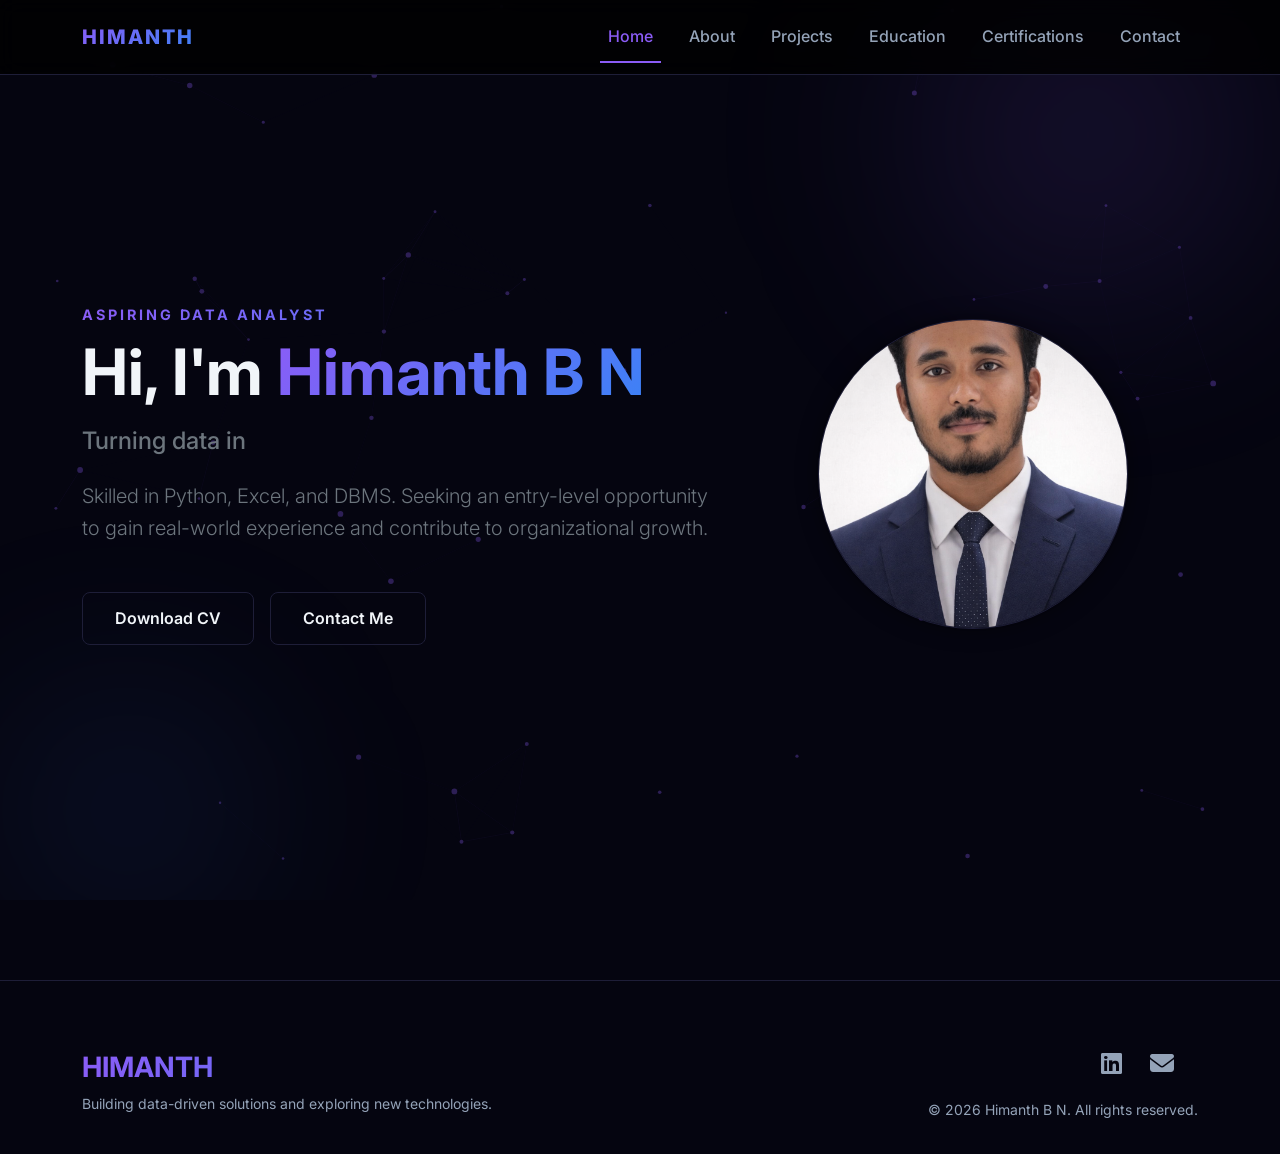
<file: index.html>
<!DOCTYPE html>
<html lang="en">
<head>
    <meta charset="UTF-8">
    <meta name="viewport" content="width=device-width, initial-scale=1.0">
    <title>Himanth B N | Portfolio</title>
    <meta name="description" content="Portfolio of Himanth B N, an Aspiring Data Analyst skilled in Python, Excel, and DBMS.">
    <!-- Bootstrap CSS -->
    <link href="https://cdn.jsdelivr.net/npm/bootstrap@5.3.0/dist/css/bootstrap.min.css" rel="stylesheet">
    <!-- Google Fonts -->
    <link href="https://fonts.googleapis.com/css2?family=Inter:wght@300;400;600;700;800&display=swap" rel="stylesheet">
    <!-- Font Awesome -->
    <link rel="stylesheet" href="https://cdnjs.cloudflare.com/ajax/libs/font-awesome/6.4.0/css/all.min.css">
    <!-- Custom CSS -->
    <link rel="stylesheet" href="css/style.css">
</head>
<body>
    <!-- Preloader -->
    <div id="preloader"><div class="loader"></div></div>

    <!-- Background Effects -->
    <div class="ambient-glow">
        <canvas id="tech-canvas"></canvas>
        <div class="glow-1"></div>
        <div class="glow-2"></div>
    </div>

    <!-- Navbar -->
    <nav class="navbar navbar-expand-lg fixed-top">
        <div class="container">
            <a class="navbar-brand text-gradient" href="index.html">HIMANTH</a>
            <button class="navbar-toggler border-0" type="button" data-bs-toggle="collapse" data-bs-target="#navbarNav">
                <span class="fas fa-bars text-white"></span>
            </button>
            <div class="collapse navbar-collapse" id="navbarNav">
                <ul class="navbar-nav ms-auto">
                    <li class="nav-item"><a class="nav-link" href="index.html">Home</a></li>
                    <li class="nav-item"><a class="nav-link" href="about.html">About</a></li>
                    <li class="nav-item"><a class="nav-link" href="projects.html">Projects</a></li>
                    <li class="nav-item"><a class="nav-link" href="education.html">Education</a></li>
                    <li class="nav-item"><a class="nav-link" href="certifications.html">Certifications</a></li>
                    <li class="nav-item"><a class="nav-link" href="contact.html">Contact</a></li>
                </ul>
            </div>
        </div>
    </nav>

    <!-- Hero Section -->
    <section class="hero-section min-vh-100 d-flex align-items-center pt-5">
        <div class="container">
            <div class="row align-items-center gy-5">
                <div class="col-lg-7 order-2 order-lg-1">
                    <div class="reveal">
                        <span class="hero-tagline text-gradient fw-bold mb-2 d-block" style="letter-spacing: 3px; font-size: 0.9rem;">ASPIRING DATA ANALYST</span>
                        <h1 class="display-3 fw-bolder mb-3">Hi, I'm <span class="text-gradient">Himanth B N</span></h1>
                        <p class="typing-text h4 mb-4 text-secondary" data-text="Turning data into insights."></p>
                        <p class="hero-desc lead text-secondary mb-5 max-width-600">
                            Skilled in Python, Excel, and DBMS. Seeking an entry-level opportunity to gain real-world experience and contribute to organizational growth.
                        </p>
                        <div class="d-flex flex-wrap gap-3">
                            <a href="Himanth_Resume.pdf" download class="btn-secondary-custom">Download CV</a>
                            <a href="contact.html" class="btn-secondary-custom">Contact Me</a>
                        </div>
                    </div>
                </div>
                <div class="col-lg-5 order-1 order-lg-2">
                    <div class="reveal">
                        <div class="profile-img-wrapper">
                            <img src="profile.png" alt="Himanth B N" class="profile-img-main">
                        </div>
                    </div>
                </div>
            </div>
        </div>
    </section>

    <!-- Footer -->
    <footer>
        <div class="container">
            <div class="row align-items-center">
                <div class="col-md-6 text-center text-md-start mb-4 mb-md-0">
                    <h3 class="text-gradient fw-bold mb-2">HIMANTH</h3>
                    <p class="muted-text small mb-0">Building data-driven solutions and exploring new technologies.</p>
                </div>
                <div class="col-md-6 text-center text-md-end">
                    <div class="social-links mb-3">
                        <a href="https://www.linkedin.com/in/himu-himanth-9b56933b8" target="_blank" class="social-link"><i class="fab fa-linkedin"></i></a>
                        <a href="mailto:himuhimanth27@gmail.com" class="social-link"><i class="fas fa-envelope"></i></a>
                    </div>
                    <p class="muted-text small mb-0">&copy; 2026 Himanth B N. All rights reserved.</p>
                </div>
            </div>
        </div>
    </footer>

    <!-- Bootstrap JS -->
    <script src="https://cdn.jsdelivr.net/npm/bootstrap@5.3.0/dist/js/bootstrap.bundle.min.js"></script>
    <!-- Custom JS -->
    <script src="js/main.js"></script>
</body>
</html>
</file>
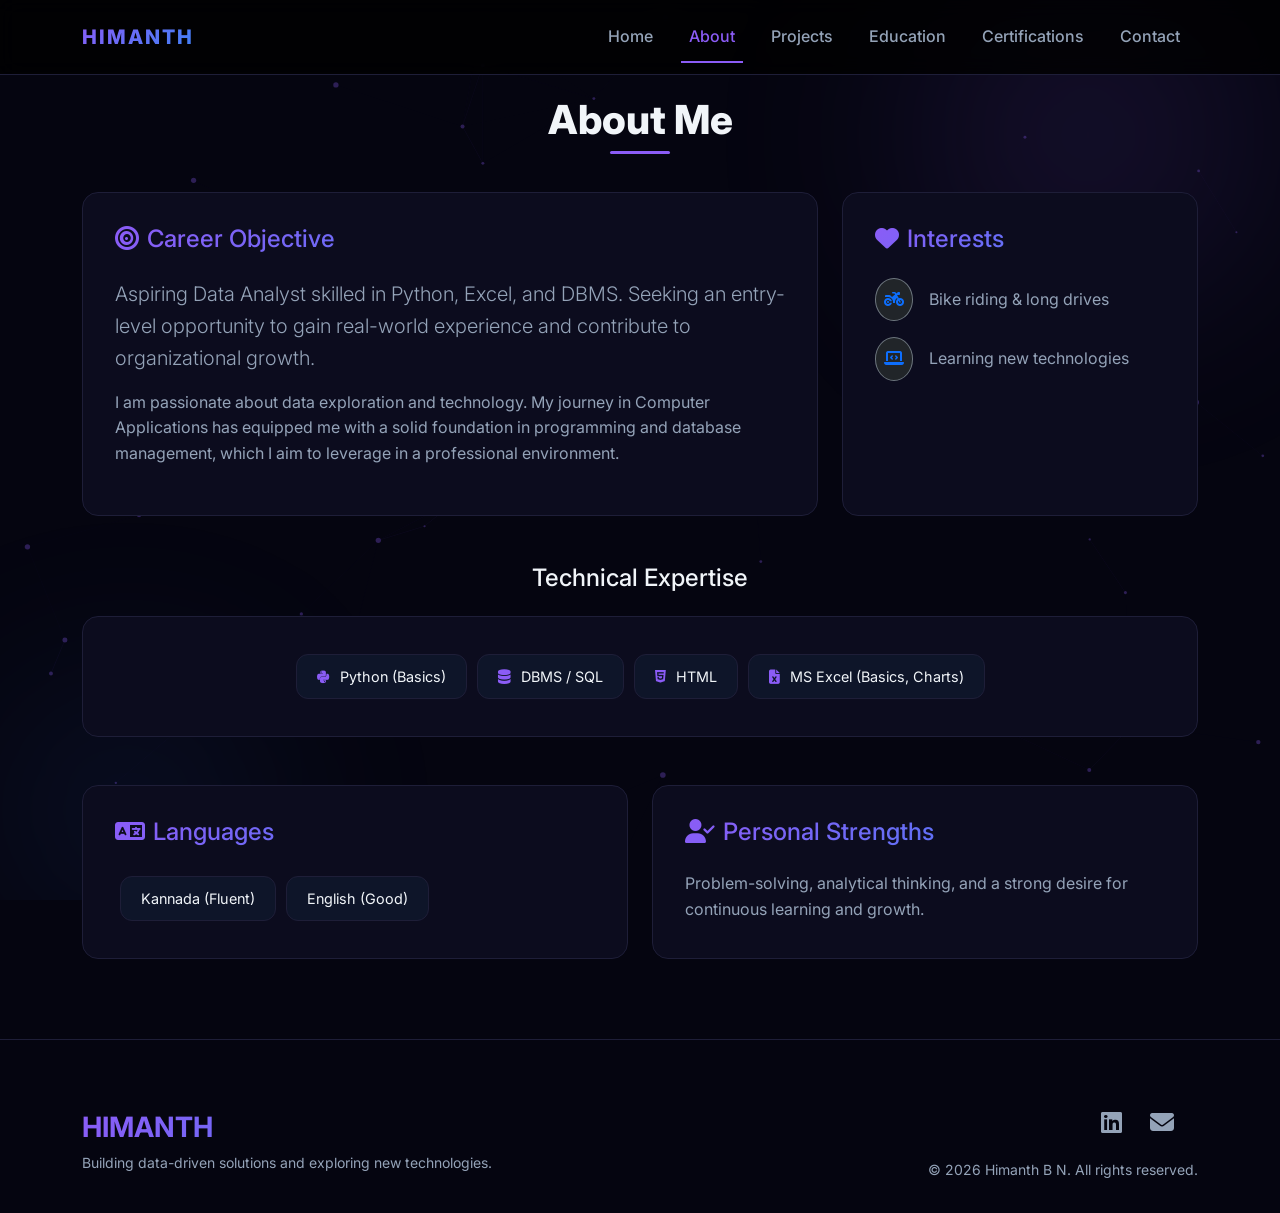
<file: about.html>
<!DOCTYPE html>
<html lang="en">
<head>
    <meta charset="UTF-8">
    <meta name="viewport" content="width=device-width, initial-scale=1.0">
    <title>About | Himanth B N</title>
    <!-- Bootstrap CSS -->
    <link href="https://cdn.jsdelivr.net/npm/bootstrap@5.3.0/dist/css/bootstrap.min.css" rel="stylesheet">
    <!-- Google Fonts -->
    <link href="https://fonts.googleapis.com/css2?family=Inter:wght@300;400;600;700;800&display=swap" rel="stylesheet">
    <!-- Font Awesome -->
    <link rel="stylesheet" href="https://cdnjs.cloudflare.com/ajax/libs/font-awesome/6.4.0/css/all.min.css">
    <!-- Custom CSS -->
    <link rel="stylesheet" href="css/style.css">
    <style>
        .skill-badge {
            background: rgba(56, 189, 248, 0.05);
            color: var(--text-primary);
            border: 1px solid var(--border-color);
            padding: 10px 20px;
            border-radius: 12px;
            font-size: 0.9rem;
            margin: 5px;
            display: flex;
            align-items: center;
            gap: 10px;
            transition: var(--transition);
        }
        .skill-badge:hover {
            border-color: var(--primary-accent);
            background: rgba(56, 189, 248, 0.1);
            transform: translateY(-3px);
            box-shadow: 0 5px 15px var(--card-glow);
        }
        .skill-badge i {
            color: var(--primary-accent);
        }
    </style>
</head>
<body>
    <!-- Preloader -->
    <div id="preloader"><div class="loader"></div></div>

    <!-- Background Effects -->
    <div class="ambient-glow">
        <canvas id="tech-canvas"></canvas>
        <div class="glow-1"></div>
        <div class="glow-2"></div>
    </div>

    <!-- Navbar -->
    <nav class="navbar navbar-expand-lg fixed-top">
        <div class="container">
            <a class="navbar-brand text-gradient" href="index.html">HIMANTH</a>
            <button class="navbar-toggler border-0" type="button" data-bs-toggle="collapse" data-bs-target="#navbarNav">
                <span class="fas fa-bars text-white"></span>
            </button>
            <div class="collapse navbar-collapse" id="navbarNav">
                <ul class="navbar-nav ms-auto">
                    <li class="nav-item"><a class="nav-link" href="index.html">Home</a></li>
                    <li class="nav-item"><a class="nav-link" href="about.html">About</a></li>
                    <li class="nav-item"><a class="nav-link" href="projects.html">Projects</a></li>
                    <li class="nav-item"><a class="nav-link" href="education.html">Education</a></li>
                    <li class="nav-item"><a class="nav-link" href="certifications.html">Certifications</a></li>
                    <li class="nav-item"><a class="nav-link" href="contact.html">Contact</a></li>
                </ul>
            </div>
        </div>
    </nav>

    <!-- About Section -->
    <section class="pt-5 mt-5">
        <div class="container">
            <h2 class="section-title reveal">About Me</h2>
            
            <div class="row g-4 mb-5">
                <div class="col-lg-8">
                    <div class="custom-card reveal">
                        <h3 class="h4 mb-4 text-gradient"><i class="fas fa-bullseye me-2"></i>Career Objective</h3>
                        <p class="muted-text lead">
                            Aspiring Data Analyst skilled in Python, Excel, and DBMS. Seeking an entry-level opportunity to gain real-world experience and contribute to organizational growth.
                        </p>
                        <p class="muted-text">
                            I am passionate about data exploration and technology. My journey in Computer Applications has equipped me with a solid foundation in programming and database management, which I aim to leverage in a professional environment.
                        </p>
                    </div>
                </div>
                <div class="col-lg-4">
                    <div class="custom-card reveal">
                        <h3 class="h4 mb-4 text-gradient"><i class="fas fa-heart me-2"></i>Interests</h3>
                        <ul class="list-unstyled">
                            <li class="mb-3 d-flex align-items-center">
                                <div class="bg-dark rounded-circle p-2 me-3 border border-secondary">
                                    <i class="fas fa-motorcycle text-primary"></i>
                                </div>
                                <span class="muted-text">Bike riding & long drives</span>
                            </li>
                            <li class="mb-3 d-flex align-items-center">
                                <div class="bg-dark rounded-circle p-2 me-3 border border-secondary">
                                    <i class="fas fa-laptop-code text-primary"></i>
                                </div>
                                <span class="muted-text">Learning new technologies</span>
                            </li>
                        </ul>
                    </div>
                </div>
            </div>

            <h3 class="h4 mb-4 reveal text-center">Technical Expertise</h3>
            <div class="row g-4 mb-5">
                <div class="col-12">
                    <div class="custom-card reveal text-center">
                        <div class="d-flex flex-wrap justify-content-center">
                            <div class="skill-badge"><i class="fab fa-python"></i> Python (Basics)</div>
                            <div class="skill-badge"><i class="fas fa-database"></i> DBMS / SQL</div>
                            <div class="skill-badge"><i class="fab fa-html5"></i> HTML</div>
                            <div class="skill-badge"><i class="fas fa-file-excel"></i> MS Excel (Basics, Charts)</div>
                        </div>
                    </div>
                </div>
            </div>

            <div class="row g-4">
                <div class="col-md-6">
                    <div class="custom-card reveal">
                        <h3 class="h4 mb-4 text-gradient"><i class="fas fa-language me-2"></i>Languages</h3>
                        <div class="d-flex flex-wrap">
                            <div class="skill-badge">Kannada (Fluent)</div>
                            <div class="skill-badge">English (Good)</div>
                        </div>
                    </div>
                </div>
                <div class="col-md-6">
                    <div class="custom-card reveal">
                        <h3 class="h4 mb-4 text-gradient"><i class="fas fa-user-check me-2"></i>Personal Strengths</h3>
                        <p class="muted-text mb-0">
                            Problem-solving, analytical thinking, and a strong desire for continuous learning and growth.
                        </p>
                    </div>
                </div>
            </div>
        </div>
    </section>

    <!-- Footer -->
    <footer>
        <div class="container">
            <div class="row align-items-center">
                <div class="col-md-6 text-center text-md-start mb-4 mb-md-0">
                    <h3 class="text-gradient fw-bold mb-2">HIMANTH</h3>
                    <p class="muted-text small mb-0">Building data-driven solutions and exploring new technologies.</p>
                </div>
                <div class="col-md-6 text-center text-md-end">
                    <div class="social-links mb-3">
                        <a href="https://www.linkedin.com/in/himu-himanth-9b56933b8" target="_blank" class="social-link"><i class="fab fa-linkedin"></i></a>
                        <a href="mailto:himuhimanth27@gmail.com" class="social-link"><i class="fas fa-envelope"></i></a>
                    </div>
                    <p class="muted-text small mb-0">&copy; 2026 Himanth B N. All rights reserved.</p>
                </div>
            </div>
        </div>
    </footer>

    <!-- Bootstrap JS -->
    <script src="https://cdn.jsdelivr.net/npm/bootstrap@5.3.0/dist/js/bootstrap.bundle.min.js"></script>
    <script src="js/main.js"></script>
</body>
</html>
</file>
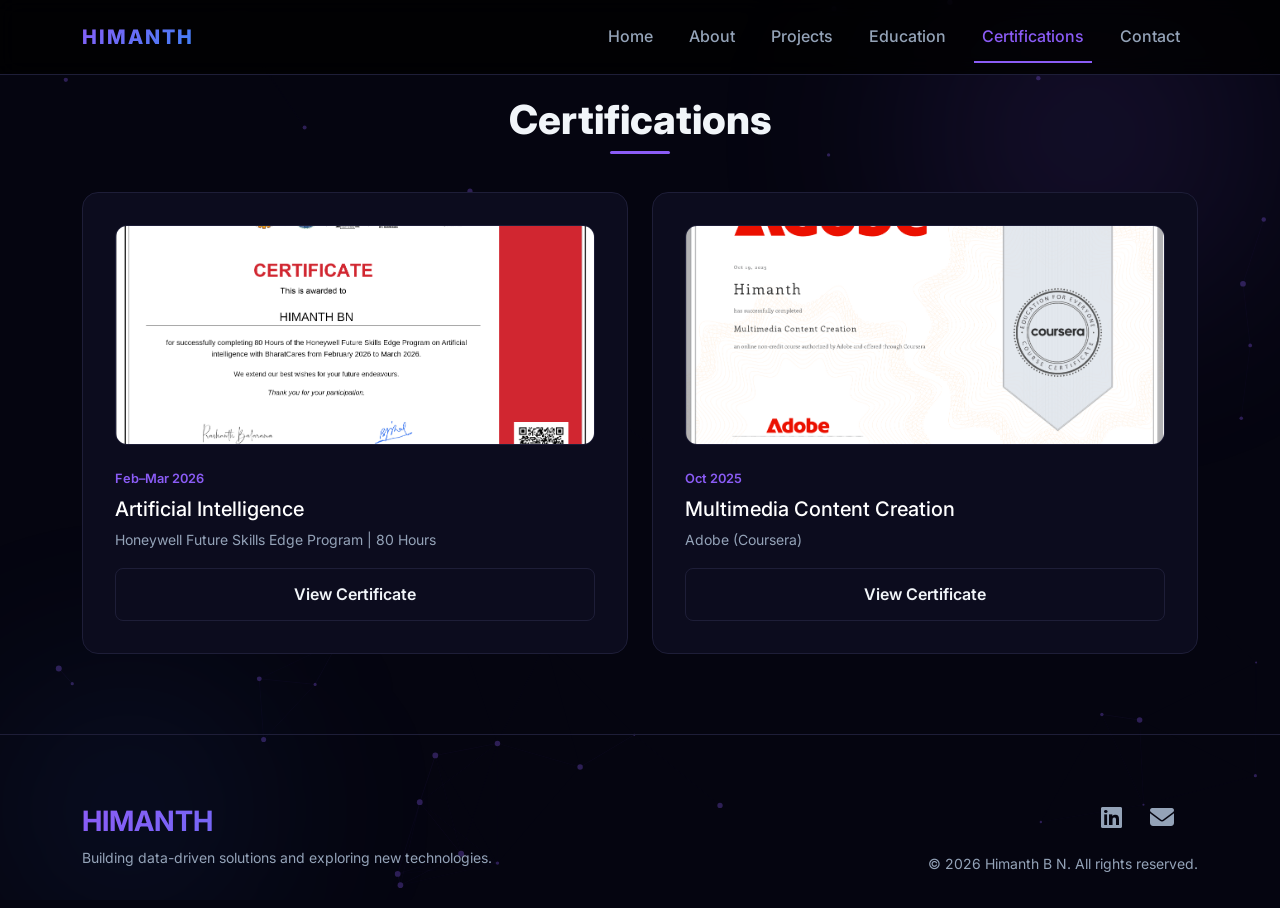
<file: certifications.html>
<!DOCTYPE html>
<html lang="en">
<head>
    <meta charset="UTF-8">
    <meta name="viewport" content="width=device-width, initial-scale=1.0">
    <title>Certifications | Himanth B N</title>
    <!-- Bootstrap CSS -->
    <link href="https://cdn.jsdelivr.net/npm/bootstrap@5.3.0/dist/css/bootstrap.min.css" rel="stylesheet">
    <!-- Google Fonts -->
    <link href="https://fonts.googleapis.com/css2?family=Inter:wght@300;400;600;700;800&display=swap" rel="stylesheet">
    <!-- Font Awesome -->
    <link rel="stylesheet" href="https://cdnjs.cloudflare.com/ajax/libs/font-awesome/6.4.0/css/all.min.css">
    <!-- Custom CSS -->
    <link rel="stylesheet" href="css/style.css">
    <style>
        .cert-card {
            position: relative;
            overflow: hidden;
        }
        .cert-img-container {
            width: 100%;
            height: 220px;
            overflow: hidden;
            border-radius: 12px;
            margin-bottom: 1.5rem;
            border: 1px solid var(--border-color);
        }
        .cert-img {
            width: 100%;
            height: 100%;
            object-fit: cover;
            transition: var(--transition);
        }
        .custom-card:hover .cert-img {
            transform: scale(1.05);
        }
        .cert-date {
            font-size: 0.8rem;
            color: var(--primary-accent);
            font-weight: 600;
            display: block;
            margin-bottom: 0.5rem;
        }
    </style>
</head>
<body>
    <!-- Preloader -->
    <div id="preloader"><div class="loader"></div></div>

    <!-- Background Effects -->
    <div class="ambient-glow">
        <canvas id="tech-canvas"></canvas>
        <div class="glow-1"></div>
        <div class="glow-2"></div>
    </div>

    <!-- Navbar -->
    <nav class="navbar navbar-expand-lg fixed-top">
        <div class="container">
            <a class="navbar-brand text-gradient" href="index.html">HIMANTH</a>
            <button class="navbar-toggler border-0" type="button" data-bs-toggle="collapse" data-bs-target="#navbarNav">
                <span class="fas fa-bars text-white"></span>
            </button>
            <div class="collapse navbar-collapse" id="navbarNav">
                <ul class="navbar-nav ms-auto">
                    <li class="nav-item"><a class="nav-link" href="index.html">Home</a></li>
                    <li class="nav-item"><a class="nav-link" href="about.html">About</a></li>
                    <li class="nav-item"><a class="nav-link" href="projects.html">Projects</a></li>
                    <li class="nav-item"><a class="nav-link" href="education.html">Education</a></li>
                    <li class="nav-item"><a class="nav-link" href="certifications.html">Certifications</a></li>
                    <li class="nav-item"><a class="nav-link" href="contact.html">Contact</a></li>
                </ul>
            </div>
        </div>
    </nav>

    <!-- Certifications Section -->
    <section class="pt-5 mt-5">
        <div class="container">
            <h2 class="section-title reveal">Certifications</h2>
            
            <div class="row g-4">
                <!-- Cert 1 -->
                <div class="col-md-6">
                    <div class="custom-card reveal">
                        <div class="cert-img-container">
                            <img src="Honywell.png" alt="Artificial Intelligence" class="cert-img">
                        </div>
                        <span class="cert-date">Feb–Mar 2026</span>
                        <h3 class="h5 text-white mb-2">Artificial Intelligence</h3>
                        <p class="muted-text small mb-3">Honeywell Future Skills Edge Program | 80 Hours</p>
                        <a href="Honywell.png" target="_blank" class="btn-secondary-custom btn-sm w-100 text-center">View Certificate</a>
                    </div>
                </div>
                <!-- Cert 2 -->
                <div class="col-md-6">
                    <div class="custom-card reveal">
                        <div class="cert-img-container">
                            <img src="Adobe.png" alt="Multimedia Content Creation" class="cert-img">
                        </div>
                        <span class="cert-date">Oct 2025</span>
                        <h3 class="h5 text-white mb-2">Multimedia Content Creation</h3>
                        <p class="muted-text small mb-3">Adobe (Coursera)</p>
                        <a href="Adobe.png" target="_blank" class="btn-secondary-custom btn-sm w-100 text-center">View Certificate</a>
                    </div>
                </div>
            </div>
        </div>
    </section>

    <!-- Footer -->
    <footer>
        <div class="container">
            <div class="row align-items-center">
                <div class="col-md-6 text-center text-md-start mb-4 mb-md-0">
                    <h3 class="text-gradient fw-bold mb-2">HIMANTH</h3>
                    <p class="muted-text small mb-0">Building data-driven solutions and exploring new technologies.</p>
                </div>
                <div class="col-md-6 text-center text-md-end">
                    <div class="social-links mb-3">
                        <a href="https://www.linkedin.com/in/himu-himanth-9b56933b8" target="_blank" class="social-link"><i class="fab fa-linkedin"></i></a>
                        <a href="mailto:himuhimanth27@gmail.com" class="social-link"><i class="fas fa-envelope"></i></a>
                    </div>
                    <p class="muted-text small mb-0">&copy; 2026 Himanth B N. All rights reserved.</p>
                </div>
            </div>
        </div>
    </footer>

    <!-- Bootstrap JS -->
    <script src="https://cdn.jsdelivr.net/npm/bootstrap@5.3.0/dist/js/bootstrap.bundle.min.js"></script>
    <script src="js/main.js"></script>
</body>
</html>
</file>
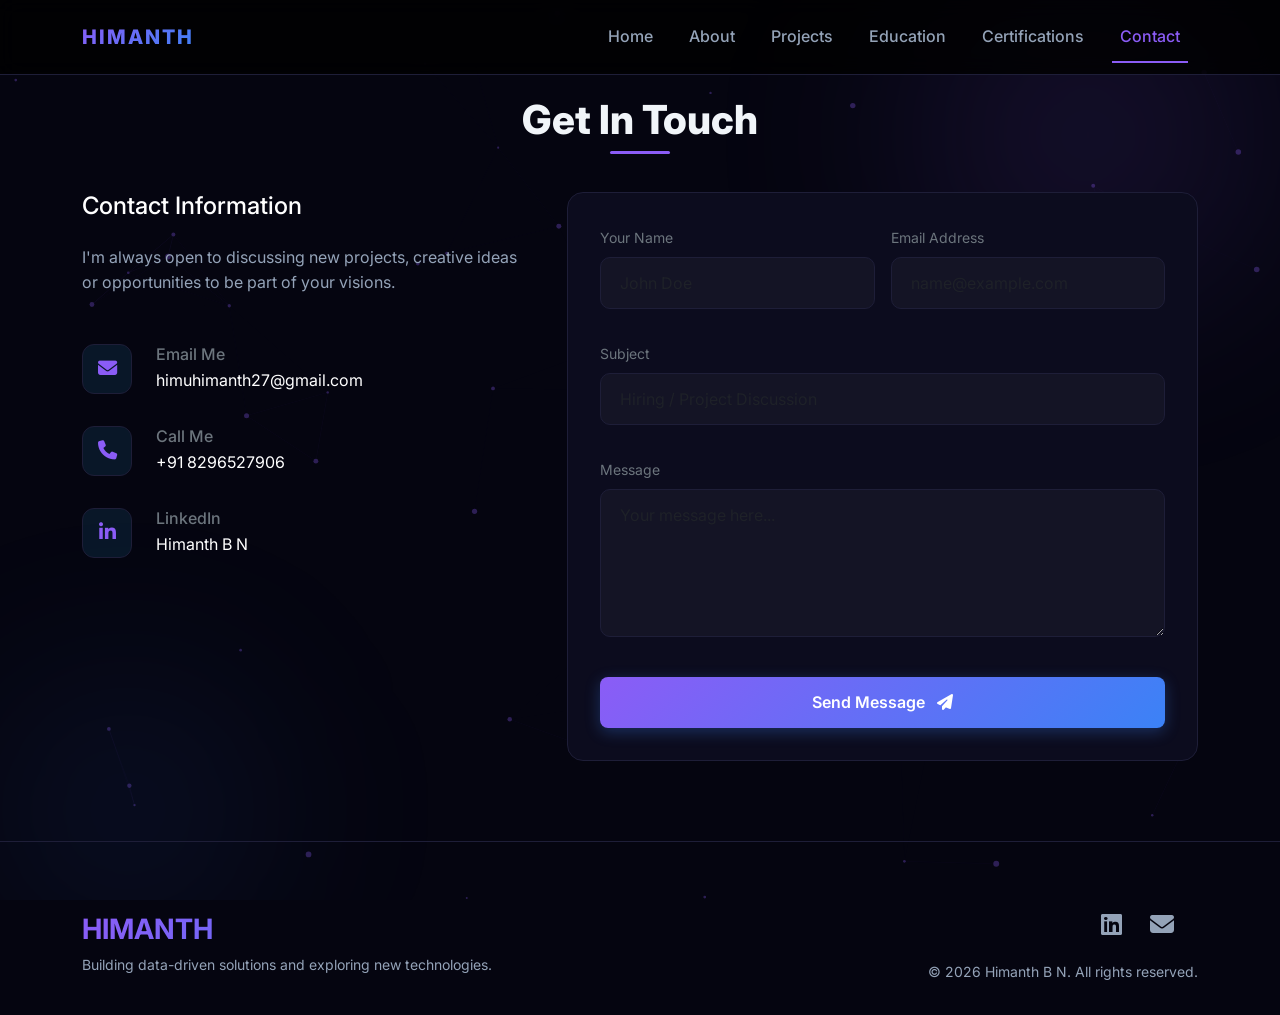
<file: contact.html>
<!DOCTYPE html>
<html lang="en">
<head>
    <meta charset="UTF-8">
    <meta name="viewport" content="width=device-width, initial-scale=1.0">
    <title>Contact | Himanth B N</title>
    <!-- Bootstrap CSS -->
    <link href="https://cdn.jsdelivr.net/npm/bootstrap@5.3.0/dist/css/bootstrap.min.css" rel="stylesheet">
    <!-- Google Fonts -->
    <link href="https://fonts.googleapis.com/css2?family=Inter:wght@300;400;600;700;800&display=swap" rel="stylesheet">
    <!-- Font Awesome -->
    <link rel="stylesheet" href="https://cdnjs.cloudflare.com/ajax/libs/font-awesome/6.4.0/css/all.min.css">
    <!-- Custom CSS -->
    <link rel="stylesheet" href="css/style.css">
    <style>
        .form-control {
            background: rgba(255, 255, 255, 0.03);
            border: 1px solid var(--border-color);
            color: var(--text-primary);
            padding: 0.8rem 1.2rem;
            border-radius: 10px;
            transition: var(--transition);
        }
        .form-control:focus {
            background: rgba(255, 255, 255, 0.05);
            border-color: var(--primary-accent);
            color: var(--text-primary);
            box-shadow: 0 0 15px var(--card-glow);
        }
        .contact-info-item {
            display: flex;
            align-items: center;
            margin-bottom: 2rem;
        }
        .contact-icon {
            width: 50px;
            height: 50px;
            background: rgba(56, 189, 248, 0.1);
            border: 1px solid var(--border-color);
            border-radius: 12px;
            display: flex;
            justify-content: center;
            align-items: center;
            font-size: 1.2rem;
            color: var(--primary-accent);
            margin-right: 1.5rem;
            transition: var(--transition);
        }
        .contact-info-item:hover .contact-icon {
            background: var(--primary-accent);
            color: white;
            transform: scale(1.1);
        }
    </style>
</head>
<body>
    <!-- Preloader -->
    <div id="preloader"><div class="loader"></div></div>

    <!-- Background Effects -->
    <div class="ambient-glow">
        <canvas id="tech-canvas"></canvas>
        <div class="glow-1"></div>
        <div class="glow-2"></div>
    </div>

    <!-- Navbar -->
    <nav class="navbar navbar-expand-lg fixed-top">
        <div class="container">
            <a class="navbar-brand text-gradient" href="index.html">HIMANTH</a>
            <button class="navbar-toggler border-0" type="button" data-bs-toggle="collapse" data-bs-target="#navbarNav">
                <span class="fas fa-bars text-white"></span>
            </button>
            <div class="collapse navbar-collapse" id="navbarNav">
                <ul class="navbar-nav ms-auto">
                    <li class="nav-item"><a class="nav-link" href="index.html">Home</a></li>
                    <li class="nav-item"><a class="nav-link" href="about.html">About</a></li>
                    <li class="nav-item"><a class="nav-link" href="projects.html">Projects</a></li>
                    <li class="nav-item"><a class="nav-link" href="education.html">Education</a></li>
                    <li class="nav-item"><a class="nav-link" href="certifications.html">Certifications</a></li>
                    <li class="nav-item"><a class="nav-link" href="contact.html">Contact</a></li>
                </ul>
            </div>
        </div>
    </nav>

    <!-- Contact Section -->
    <section class="pt-5 mt-5">
        <div class="container">
            <h2 class="section-title reveal">Get In Touch</h2>
            
            <div class="row g-5">
                <div class="col-lg-5">
                    <div class="reveal">
                        <h3 class="h4 mb-4 text-white">Contact Information</h3>
                        <p class="muted-text mb-5">I'm always open to discussing new projects, creative ideas or opportunities to be part of your visions.</p>
                        
                        <div class="contact-info-item">
                            <div class="contact-icon"><i class="fas fa-envelope"></i></div>
                            <div>
                                <h4 class="h6 text-secondary mb-1">Email Me</h4>
                                <a href="mailto:himuhimanth27@gmail.com" class="text-white text-decoration-none">himuhimanth27@gmail.com</a>
                            </div>
                        </div>

                        <div class="contact-info-item">
                            <div class="contact-icon"><i class="fas fa-phone"></i></div>
                            <div>
                                <h4 class="h6 text-secondary mb-1">Call Me</h4>
                                <a href="tel:8296527906" class="text-white text-decoration-none">+91 8296527906</a>
                            </div>
                        </div>
                        
                        <div class="contact-info-item">
                            <div class="contact-icon"><i class="fab fa-linkedin-in"></i></div>
                            <div>
                                <h4 class="h6 text-secondary mb-1">LinkedIn</h4>
                                <a href="https://www.linkedin.com/in/himu-himanth-9b56933b8" target="_blank" class="text-white text-decoration-none">Himanth B N</a>
                            </div>
                        </div>
                    </div>
                </div>
                
                <div class="col-lg-7">
                    <div class="custom-card reveal">
                        <form id="contactForm">
                            <div class="row g-3">
                                <div class="col-md-6">
                                    <div class="mb-3">
                                        <label class="form-label text-secondary small">Your Name</label>
                                        <input type="text" class="form-control" id="name" required placeholder="John Doe">
                                    </div>
                                </div>
                                <div class="col-md-6">
                                    <div class="mb-3">
                                        <label class="form-label text-secondary small">Email Address</label>
                                        <input type="email" class="form-control" id="email" required placeholder="name@example.com">
                                    </div>
                                </div>
                                <div class="col-12">
                                    <div class="mb-3">
                                        <label class="form-label text-secondary small">Subject</label>
                                        <input type="text" class="form-control" id="subject" required placeholder="Hiring / Project Discussion">
                                    </div>
                                </div>
                                <div class="col-12">
                                    <div class="mb-4">
                                        <label class="form-label text-secondary small">Message</label>
                                        <textarea class="form-control" id="message" rows="5" required placeholder="Your message here..."></textarea>
                                    </div>
                                </div>
                                <div class="col-12">
                                    <button type="submit" class="btn-primary-custom w-100">Send Message <i class="fas fa-paper-plane ms-2"></i></button>
                                </div>
                            </div>
                        </form>
                    </div>
                </div>
            </div>
        </div>
    </section>

    <!-- Footer -->
    <footer>
        <div class="container">
            <div class="row align-items-center">
                <div class="col-md-6 text-center text-md-start mb-4 mb-md-0">
                    <h3 class="text-gradient fw-bold mb-2">HIMANTH</h3>
                    <p class="muted-text small mb-0">Building data-driven solutions and exploring new technologies.</p>
                </div>
                <div class="col-md-6 text-center text-md-end">
                    <div class="social-links mb-3">
                        <a href="https://www.linkedin.com/in/himu-himanth-9b56933b8" target="_blank" class="social-link"><i class="fab fa-linkedin"></i></a>
                        <a href="mailto:himuhimanth27@gmail.com" class="social-link"><i class="fas fa-envelope"></i></a>
                    </div>
                    <p class="muted-text small mb-0">&copy; 2026 Himanth B N. All rights reserved.</p>
                </div>
            </div>
        </div>
    </footer>

    <!-- Bootstrap JS -->
    <script src="https://cdn.jsdelivr.net/npm/bootstrap@5.3.0/dist/js/bootstrap.bundle.min.js"></script>
    <script src="js/main.js"></script>
    <script>
        document.getElementById('contactForm').addEventListener('submit', (e) => {
            e.preventDefault();
            alert('Thank you for your message! (Frontend only demo)');
            e.target.reset();
        });
    </script>
</body>
</html>
</file>
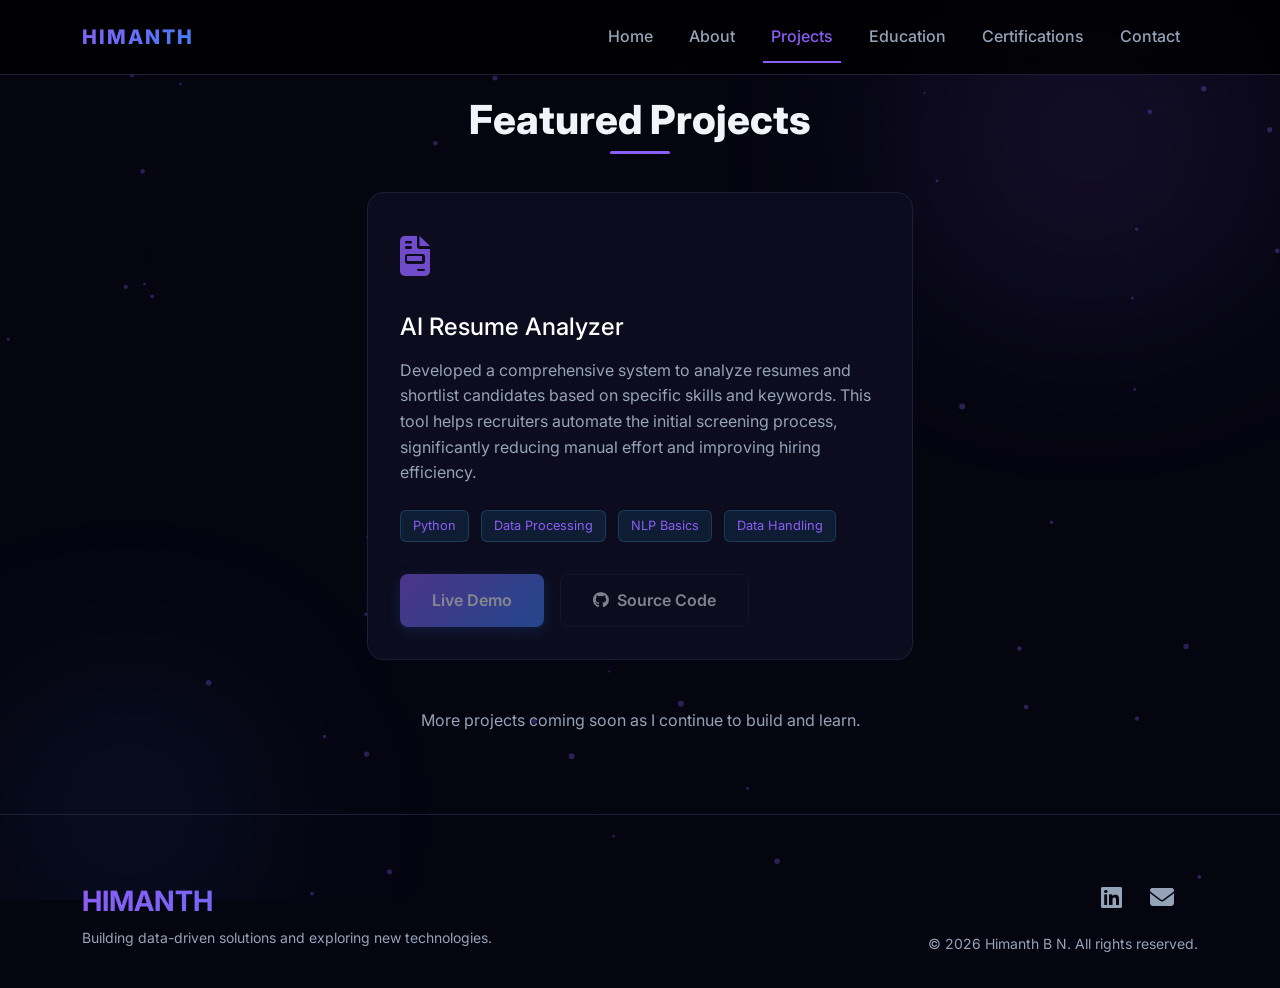
<file: projects.html>
<!DOCTYPE html>
<html lang="en">
<head>
    <meta charset="UTF-8">
    <meta name="viewport" content="width=device-width, initial-scale=1.0">
    <title>Projects | Himanth B N</title>
    <!-- Bootstrap CSS -->
    <link href="https://cdn.jsdelivr.net/npm/bootstrap@5.3.0/dist/css/bootstrap.min.css" rel="stylesheet">
    <!-- Google Fonts -->
    <link href="https://fonts.googleapis.com/css2?family=Inter:wght@300;400;600;700;800&display=swap" rel="stylesheet">
    <!-- Font Awesome -->
    <link rel="stylesheet" href="https://cdnjs.cloudflare.com/ajax/libs/font-awesome/6.4.0/css/all.min.css">
    <!-- Custom CSS -->
    <link rel="stylesheet" href="css/style.css">
    <style>
        .tech-badge {
            background: rgba(56, 189, 248, 0.1);
            color: var(--primary-accent);
            padding: 5px 12px;
            border-radius: 6px;
            font-size: 0.8rem;
            border: 1px solid rgba(56, 189, 248, 0.2);
            margin-right: 8px;
            margin-bottom: 8px;
            display: inline-block;
        }
        .project-icon {
            font-size: 2.5rem;
            color: var(--primary-accent);
            margin-bottom: 1.5rem;
            opacity: 0.8;
        }
    </style>
</head>
<body>
    <!-- Preloader -->
    <div id="preloader"><div class="loader"></div></div>

    <!-- Background Effects -->
    <div class="ambient-glow">
        <canvas id="tech-canvas"></canvas>
        <div class="glow-1"></div>
        <div class="glow-2"></div>
    </div>

    <!-- Navbar -->
    <nav class="navbar navbar-expand-lg fixed-top">
        <div class="container">
            <a class="navbar-brand text-gradient" href="index.html">HIMANTH</a>
            <button class="navbar-toggler border-0" type="button" data-bs-toggle="collapse" data-bs-target="#navbarNav">
                <span class="fas fa-bars text-white"></span>
            </button>
            <div class="collapse navbar-collapse" id="navbarNav">
                <ul class="navbar-nav ms-auto">
                    <li class="nav-item"><a class="nav-link" href="index.html">Home</a></li>
                    <li class="nav-item"><a class="nav-link" href="about.html">About</a></li>
                    <li class="nav-item"><a class="nav-link" href="projects.html">Projects</a></li>
                    <li class="nav-item"><a class="nav-link" href="education.html">Education</a></li>
                    <li class="nav-item"><a class="nav-link" href="certifications.html">Certifications</a></li>
                    <li class="nav-item"><a class="nav-link" href="contact.html">Contact</a></li>
                </ul>
            </div>
        </div>
    </nav>

    <!-- Projects Section -->
    <section class="pt-5 mt-5">
        <div class="container">
            <h2 class="section-title reveal">Featured Projects</h2>
            
            <div class="row g-4">
                <!-- Project 1 -->
                <div class="col-lg-6 mx-auto">
                    <div class="custom-card reveal">
                        <div class="project-icon"><i class="fas fa-file-invoice"></i></div>
                        <h3 class="h4 mb-3 text-white">AI Resume Analyzer</h3>
                        <p class="muted-text mb-4">
                            Developed a comprehensive system to analyze resumes and shortlist candidates based on specific skills and keywords. This tool helps recruiters automate the initial screening process, significantly reducing manual effort and improving hiring efficiency.
                        </p>
                        <div class="mb-4">
                            <span class="tech-badge">Python</span>
                            <span class="tech-badge">Data Processing</span>
                            <span class="tech-badge">NLP Basics</span>
                            <span class="tech-badge">Data Handling</span>
                        </div>
                        <div class="d-flex gap-3">
                            <button class="btn-primary-custom btn-sm opacity-50" style="cursor: not-allowed;" title="Demo not available">Live Demo</button>
                            <button class="btn-secondary-custom btn-sm opacity-50" style="cursor: not-allowed;" title="Code not available"><i class="fab fa-github me-2"></i>Source Code</button>
                        </div>
                    </div>
                </div>
            </div>

            <div class="mt-5 text-center reveal">
                <p class="muted-text">More projects coming soon as I continue to build and learn.</p>
            </div>
        </div>
    </section>

    <!-- Footer -->
    <footer>
        <div class="container">
            <div class="row align-items-center">
                <div class="col-md-6 text-center text-md-start mb-4 mb-md-0">
                    <h3 class="text-gradient fw-bold mb-2">HIMANTH</h3>
                    <p class="muted-text small mb-0">Building data-driven solutions and exploring new technologies.</p>
                </div>
                <div class="col-md-6 text-center text-md-end">
                    <div class="social-links mb-3">
                        <a href="https://www.linkedin.com/in/himu-himanth-9b56933b8" target="_blank" class="social-link"><i class="fab fa-linkedin"></i></a>
                        <a href="mailto:himuhimanth27@gmail.com" class="social-link"><i class="fas fa-envelope"></i></a>
                    </div>
                    <p class="muted-text small mb-0">&copy; 2026 Himanth B N. All rights reserved.</p>
                </div>
            </div>
        </div>
    </footer>

    <!-- Bootstrap JS -->
    <script src="https://cdn.jsdelivr.net/npm/bootstrap@5.3.0/dist/js/bootstrap.bundle.min.js"></script>
    <script src="js/main.js"></script>
</body>
</html>
</file>
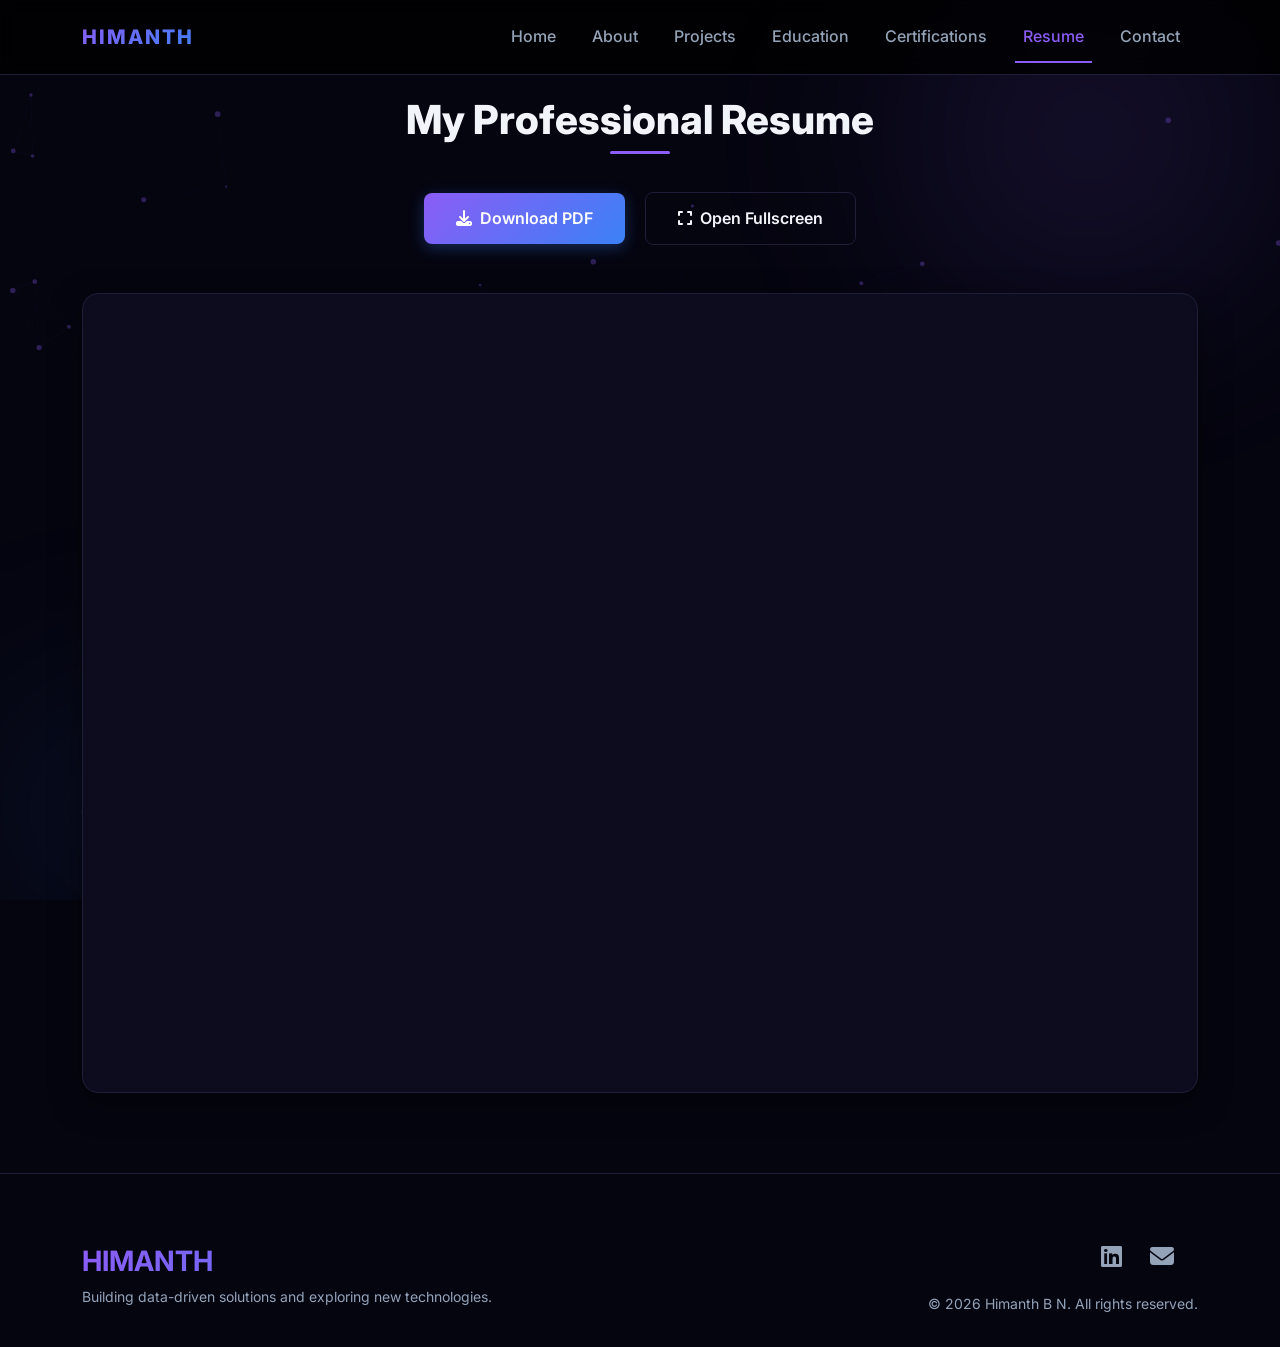
<file: resume.html>
<!DOCTYPE html>
<html lang="en">
<head>
    <meta charset="UTF-8">
    <meta name="viewport" content="width=device-width, initial-scale=1.0">
    <title>Resume | Himanth B N</title>
    <!-- Bootstrap CSS -->
    <link href="https://cdn.jsdelivr.net/npm/bootstrap@5.3.0/dist/css/bootstrap.min.css" rel="stylesheet">
    <!-- Google Fonts -->
    <link href="https://fonts.googleapis.com/css2?family=Inter:wght@300;400;600;700;800&display=swap" rel="stylesheet">
    <!-- Font Awesome -->
    <link rel="stylesheet" href="https://cdnjs.cloudflare.com/ajax/libs/font-awesome/6.4.0/css/all.min.css">
    <!-- Custom CSS -->
    <link rel="stylesheet" href="css/style.css">
    <style>
        .resume-viewer {
            width: 100%;
            height: 800px;
            border-radius: 16px;
            border: 1px solid var(--border-color);
            background: var(--surface-color);
            overflow: hidden;
            box-shadow: 0 10px 30px rgba(0,0,0,0.5);
        }
        iframe {
            width: 100%;
            height: 100%;
            border: none;
        }
    </style>
</head>
<body>
    <!-- Preloader -->
    <div id="preloader"><div class="loader"></div></div>

    <!-- Background Effects -->
    <div class="ambient-glow">
        <canvas id="tech-canvas"></canvas>
        <div class="glow-1"></div>
        <div class="glow-2"></div>
    </div>

    <!-- Navbar -->
    <nav class="navbar navbar-expand-lg fixed-top">
        <div class="container">
            <a class="navbar-brand text-gradient" href="index.html">HIMANTH</a>
            <button class="navbar-toggler border-0" type="button" data-bs-toggle="collapse" data-bs-target="#navbarNav">
                <span class="fas fa-bars text-white"></span>
            </button>
            <div class="collapse navbar-collapse" id="navbarNav">
                <ul class="navbar-nav ms-auto">
                    <li class="nav-item"><a class="nav-link" href="index.html">Home</a></li>
                    <li class="nav-item"><a class="nav-link" href="about.html">About</a></li>
                    <li class="nav-item"><a class="nav-link" href="projects.html">Projects</a></li>
                    <li class="nav-item"><a class="nav-link" href="education.html">Education</a></li>
                    <li class="nav-item"><a class="nav-link" href="certifications.html">Certifications</a></li>
                    <li class="nav-item"><a class="nav-link" href="resume.html">Resume</a></li>
                    <li class="nav-item"><a class="nav-link" href="contact.html">Contact</a></li>
                </ul>
            </div>
        </div>
    </nav>

    <!-- Resume Section -->
    <section class="pt-5 mt-5">
        <div class="container">
            <h2 class="section-title reveal">My Professional Resume</h2>
            
            <div class="text-center mb-5 reveal">
                <a href="Himanth_Resume.pdf" download class="btn-primary-custom me-3"><i class="fas fa-download me-2"></i>Download PDF</a>
                <a href="Himanth_Resume.pdf" target="_blank" class="btn-secondary-custom"><i class="fas fa-expand me-2"></i>Open Fullscreen</a>
            </div>
            
            <div class="resume-viewer reveal">
                <iframe src="Himanth_Resume.pdf#toolbar=0" title="Himanth B N Resume"></iframe>
            </div>
        </div>
    </section>

    <!-- Footer -->
    <footer>
        <div class="container">
            <div class="row align-items-center">
                <div class="col-md-6 text-center text-md-start mb-4 mb-md-0">
                    <h3 class="text-gradient fw-bold mb-2">HIMANTH</h3>
                    <p class="muted-text small mb-0">Building data-driven solutions and exploring new technologies.</p>
                </div>
                <div class="col-md-6 text-center text-md-end">
                    <div class="social-links mb-3">
                        <a href="https://www.linkedin.com/in/himu-himanth-9b56933b8" target="_blank" class="social-link"><i class="fab fa-linkedin"></i></a>
                        <a href="mailto:himuhimanth27@gmail.com" class="social-link"><i class="fas fa-envelope"></i></a>
                    </div>
                    <p class="muted-text small mb-0">&copy; 2026 Himanth B N. All rights reserved.</p>
                </div>
            </div>
        </div>
    </footer>

    <!-- Bootstrap JS -->
    <script src="https://cdn.jsdelivr.net/npm/bootstrap@5.3.0/dist/js/bootstrap.bundle.min.js"></script>
    <script src="js/main.js"></script>
</body>
</html>
</file>
<file: css/style.css>
/* 
    Himanth B N Portfolio - Design System
    Professional, Modern, Futuristic Developer Aesthetic
*/

:root {
    --bg-color: #050510; /* Deep Midnight Blue */
    --surface-color: #0C0C1E; /* Dark Purple-Blue Surface */
    --primary-accent: #8B5CF6; /* Purple */
    --secondary-accent: #3B82F6; /* Blue */
    --highlight: #C084FC;
    --text-primary: #F1F5F9;
    --text-secondary: #94A3B8;
    --border-color: #1E1E38;
    --card-glow: rgba(139, 92, 246, 0.2);
    --btn-glow: rgba(59, 130, 246, 0.3);
    --transition: all 0.4s cubic-bezier(0.4, 0, 0.2, 1);
}

* {
    margin: 0;
    padding: 0;
    box-sizing: border-box;
}

body {
    background-color: var(--bg-color);
    color: var(--text-primary);
    font-family: 'Inter', -apple-system, BlinkMacSystemFont, sans-serif;
    line-height: 1.6;
    overflow-x: hidden;
}

/* Scrollbar */
::-webkit-scrollbar {
    width: 8px;
}
::-webkit-scrollbar-track {
    background: var(--bg-color);
}
::-webkit-scrollbar-thumb {
    background: var(--border-color);
    border-radius: 10px;
}
::-webkit-scrollbar-thumb:hover {
    background: var(--primary-accent);
}

/* Background Effects */
.ambient-glow {
    position: fixed;
    top: 0;
    left: 0;
    width: 100%;
    height: 100%;
    z-index: -1;
    overflow: hidden;
    pointer-events: none;
}

.glow-1 {
    position: absolute;
    top: -10%;
    right: -10%;
    width: 50%;
    height: 50%;
    background: radial-gradient(circle, rgba(139, 92, 246, 0.15) 0%, transparent 70%);
    filter: blur(80px);
}

.glow-2 {
    position: absolute;
    bottom: -10%;
    left: -10%;
    width: 40%;
    height: 40%;
    background: radial-gradient(circle, rgba(59, 130, 246, 0.1) 0%, transparent 70%);
    filter: blur(80px);
}

#tech-canvas {
    position: absolute;
    top: 0;
    left: 0;
    width: 100%;
    height: 100%;
    opacity: 0.3;
}

/* Typography */
.text-gradient {
    background: linear-gradient(135deg, var(--primary-accent), var(--secondary-accent));
    -webkit-background-clip: text;
    -webkit-text-fill-color: transparent;
}

.section-title {
    font-size: 2.5rem;
    font-weight: 800;
    margin-bottom: 3rem;
    text-align: center;
    position: relative;
}

.section-title::after {
    content: '';
    position: absolute;
    bottom: -10px;
    left: 50%;
    transform: translateX(-50%);
    width: 60px;
    height: 3px;
    background: var(--primary-accent);
    border-radius: 2px;
}

.muted-text {
    color: var(--text-secondary);
}

/* Navbar */
.navbar {
    background: rgba(0, 0, 0, 0.8);
    backdrop-filter: blur(10px);
    border-bottom: 1px solid var(--border-color);
    padding: 1rem 0;
    transition: var(--transition);
}

.navbar-brand {
    font-weight: 800;
    letter-spacing: 2px;
    color: var(--text-primary) !important;
}

.nav-link {
    color: var(--text-secondary) !important;
    font-weight: 500;
    margin: 0 10px;
    position: relative;
    transition: var(--transition);
}

.nav-link:hover, .nav-link.active {
    color: var(--primary-accent) !important;
}

.nav-link::after {
    content: '';
    position: absolute;
    bottom: -5px;
    left: 0;
    width: 0;
    height: 2px;
    background: var(--primary-accent);
    transition: var(--transition);
}

.nav-link:hover::after, .nav-link.active::after {
    width: 100%;
}

/* Buttons */
.btn-primary-custom {
    background: linear-gradient(135deg, var(--primary-accent), var(--secondary-accent));
    color: white;
    padding: 0.8rem 2rem;
    border-radius: 8px;
    border: none;
    font-weight: 600;
    transition: var(--transition);
    text-decoration: none;
    display: inline-block;
    box-shadow: 0 4px 15px var(--btn-glow);
}

.btn-primary-custom:hover {
    transform: translateY(-3px);
    box-shadow: 0 8px 25px var(--btn-glow);
    color: white;
}

.btn-secondary-custom {
    background: transparent;
    color: var(--text-primary);
    padding: 0.8rem 2rem;
    border-radius: 8px;
    border: 1px solid var(--border-color);
    font-weight: 600;
    transition: var(--transition);
    text-decoration: none;
    display: inline-block;
}

.btn-secondary-custom:hover {
    background: rgba(255, 255, 255, 0.05);
    border-color: var(--primary-accent);
    transform: translateY(-3px);
    color: var(--primary-accent);
}

/* Cards */
.custom-card {
    background: var(--surface-color);
    border: 1px solid var(--border-color);
    border-radius: 16px;
    padding: 2rem;
    transition: var(--transition);
    height: 100%;
    position: relative;
    overflow: hidden;
}

.custom-card:hover {
    border-color: var(--primary-accent);
    box-shadow: 0 10px 30px var(--card-glow);
    transform: translateY(-10px);
}

/* Profile Image */
.profile-img-wrapper {
    width: 320px;
    height: 320px;
    margin: 0 auto;
    border-radius: 50%;
    padding: 5px;
    background: transparent;
    display: flex;
    justify-content: center;
    align-items: center;
}

.profile-img-main {
    width: 100%;
    height: 100%;
    border-radius: 50%;
    object-fit: cover;
    border: 1px solid var(--border-color);
    box-shadow: 0 0 20px rgba(0,0,0,0.5);
}

/* Animations */
.reveal {
    opacity: 0;
    transform: translateY(30px);
    transition: all 0.8s ease-out;
}

.reveal.active {
    opacity: 1;
    transform: translateY(0);
}

/* Preloader */
#preloader {
    position: fixed;
    top: 0;
    left: 0;
    width: 100%;
    height: 100%;
    background: var(--bg-color);
    display: flex;
    justify-content: center;
    align-items: center;
    z-index: 9999;
    transition: opacity 0.5s ease;
}

.loader {
    width: 50px;
    height: 50px;
    border: 3px solid rgba(56, 189, 248, 0.1);
    border-top: 3px solid var(--primary-accent);
    border-radius: 50%;
    animation: spin 1s linear infinite;
}

@keyframes spin {
    0% { transform: rotate(0deg); }
    100% { transform: rotate(360deg); }
}

/* Footer */
footer {
    padding: 4rem 0 2rem;
    border-top: 1px solid var(--border-color);
    margin-top: 5rem;
}

.social-link {
    color: var(--text-secondary);
    font-size: 1.5rem;
    margin-right: 1.5rem;
    transition: var(--transition);
}

.social-link:hover {
    color: var(--primary-accent);
    transform: translateY(-3px);
}

/* Responsive */
@media (max-width: 768px) {
    .hero-title {
        font-size: 2.5rem;
    }
    .profile-img-wrapper {
        width: 250px;
        height: 250px;
    }
}
</file>
